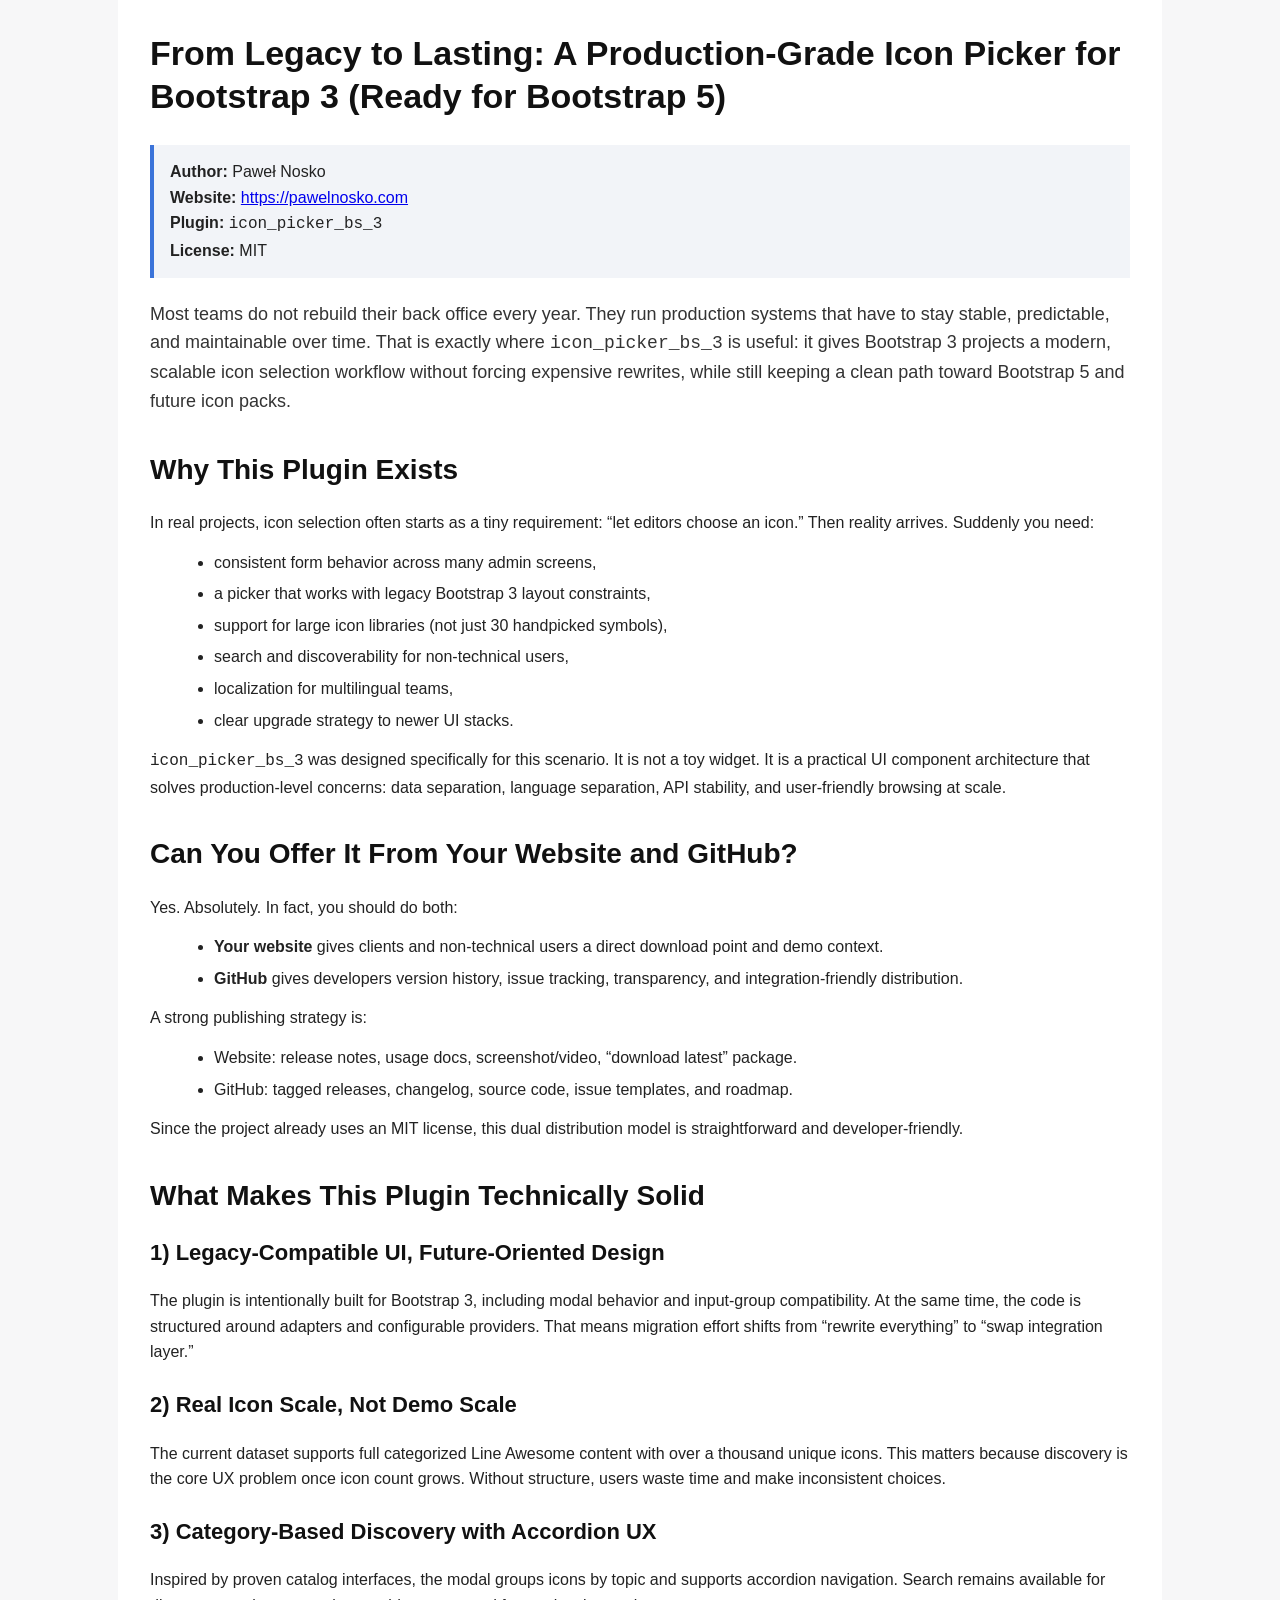
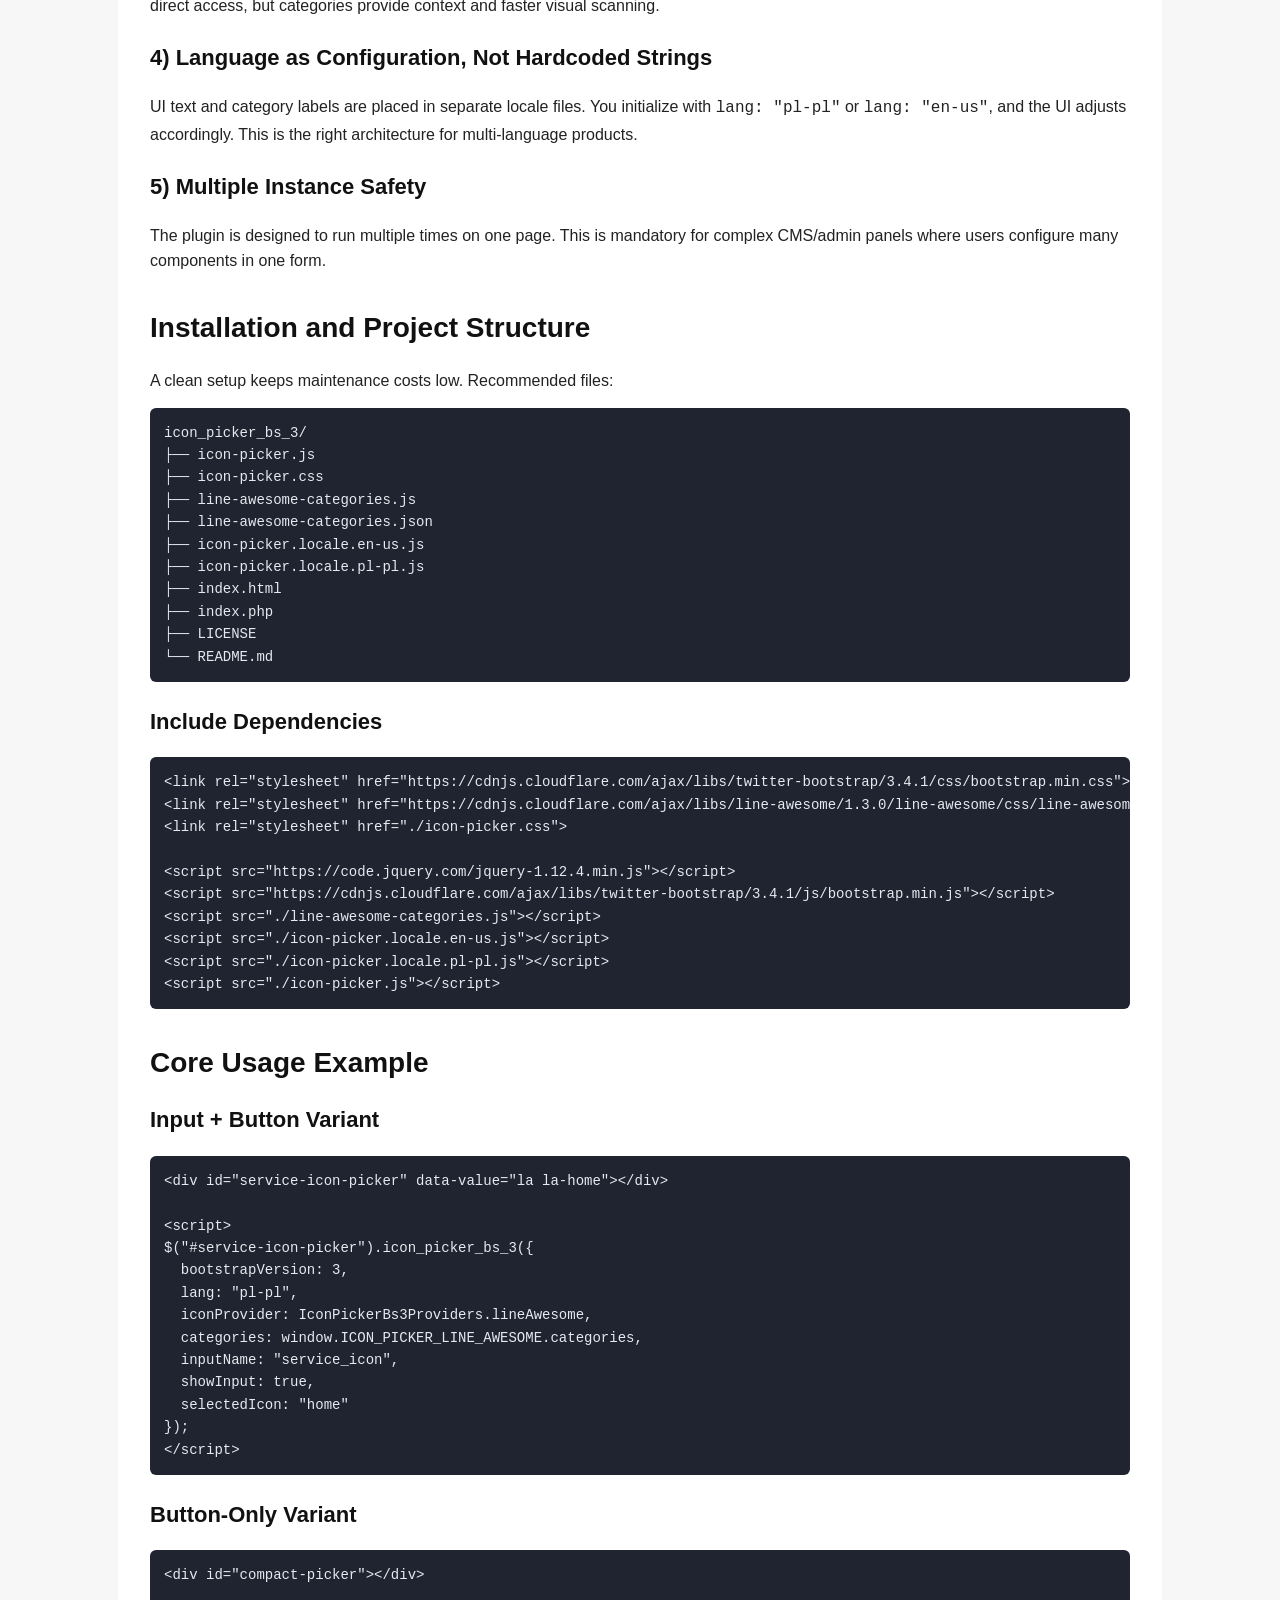
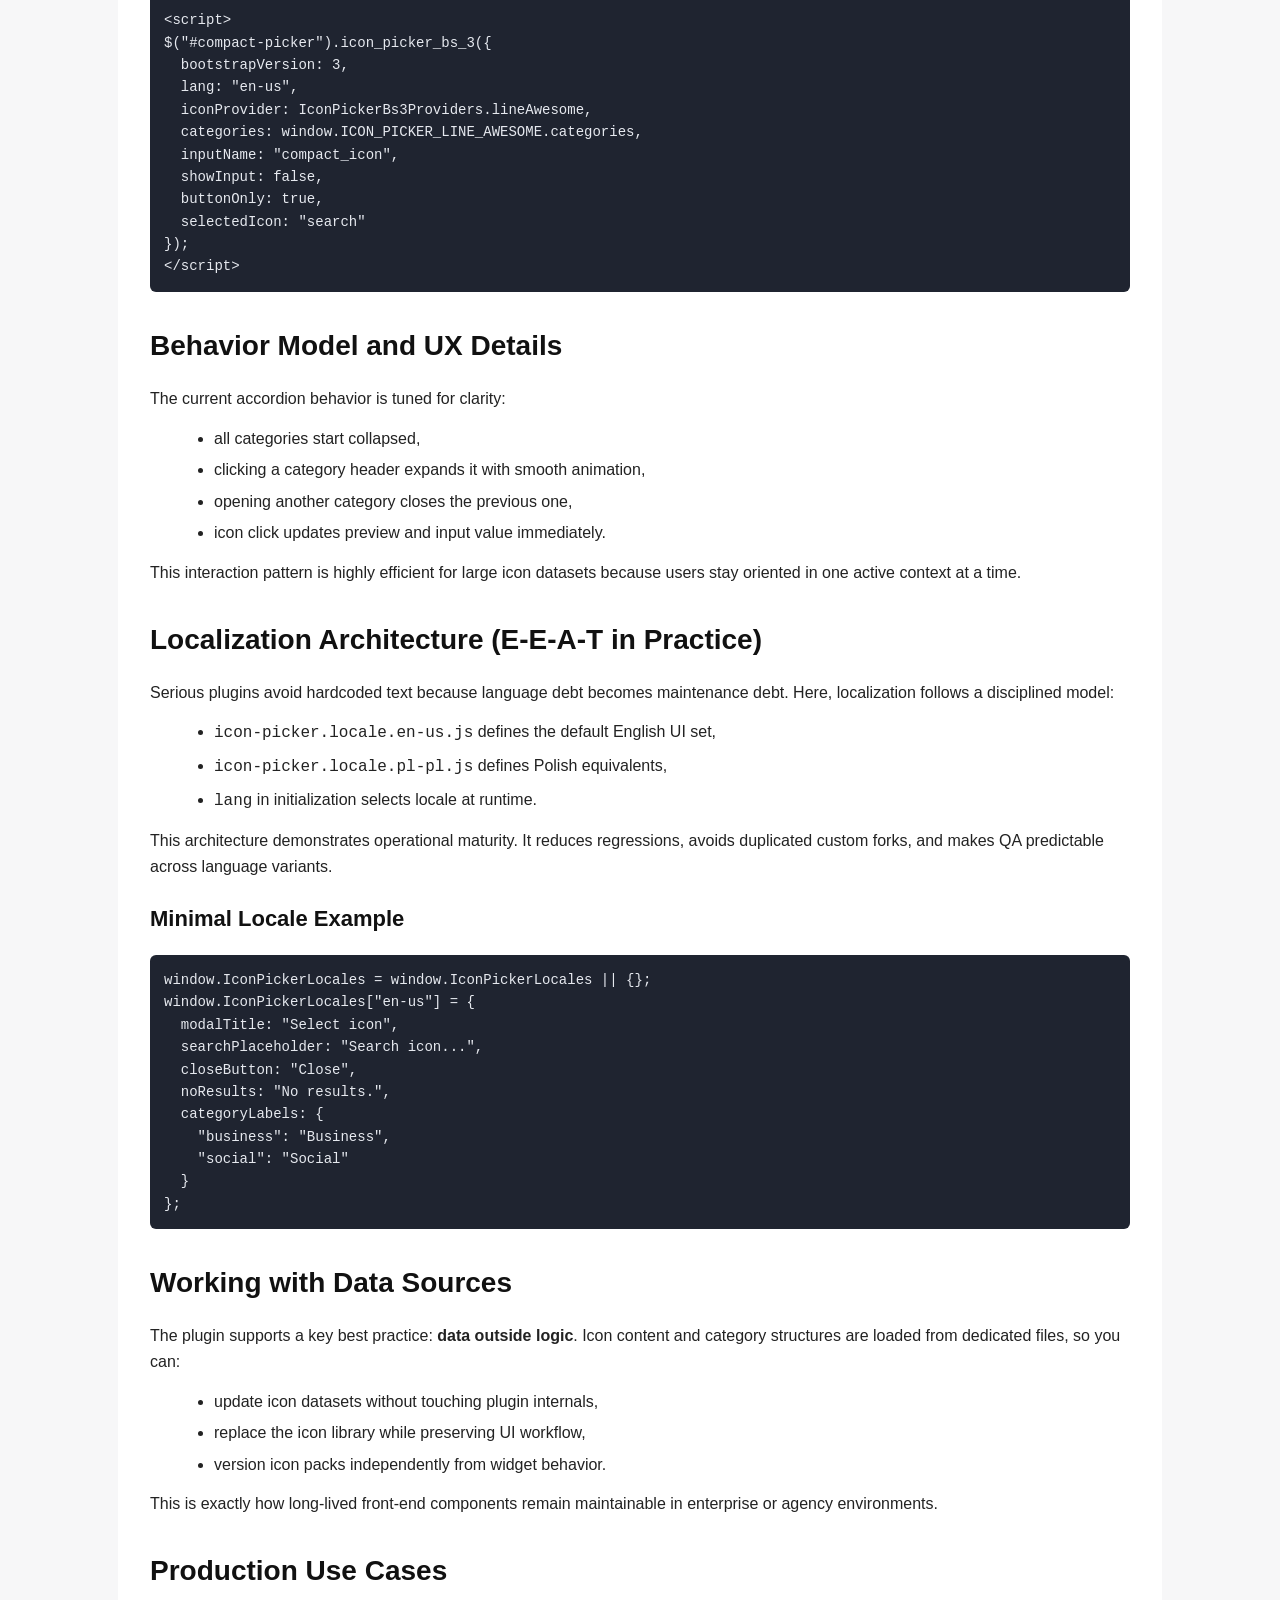
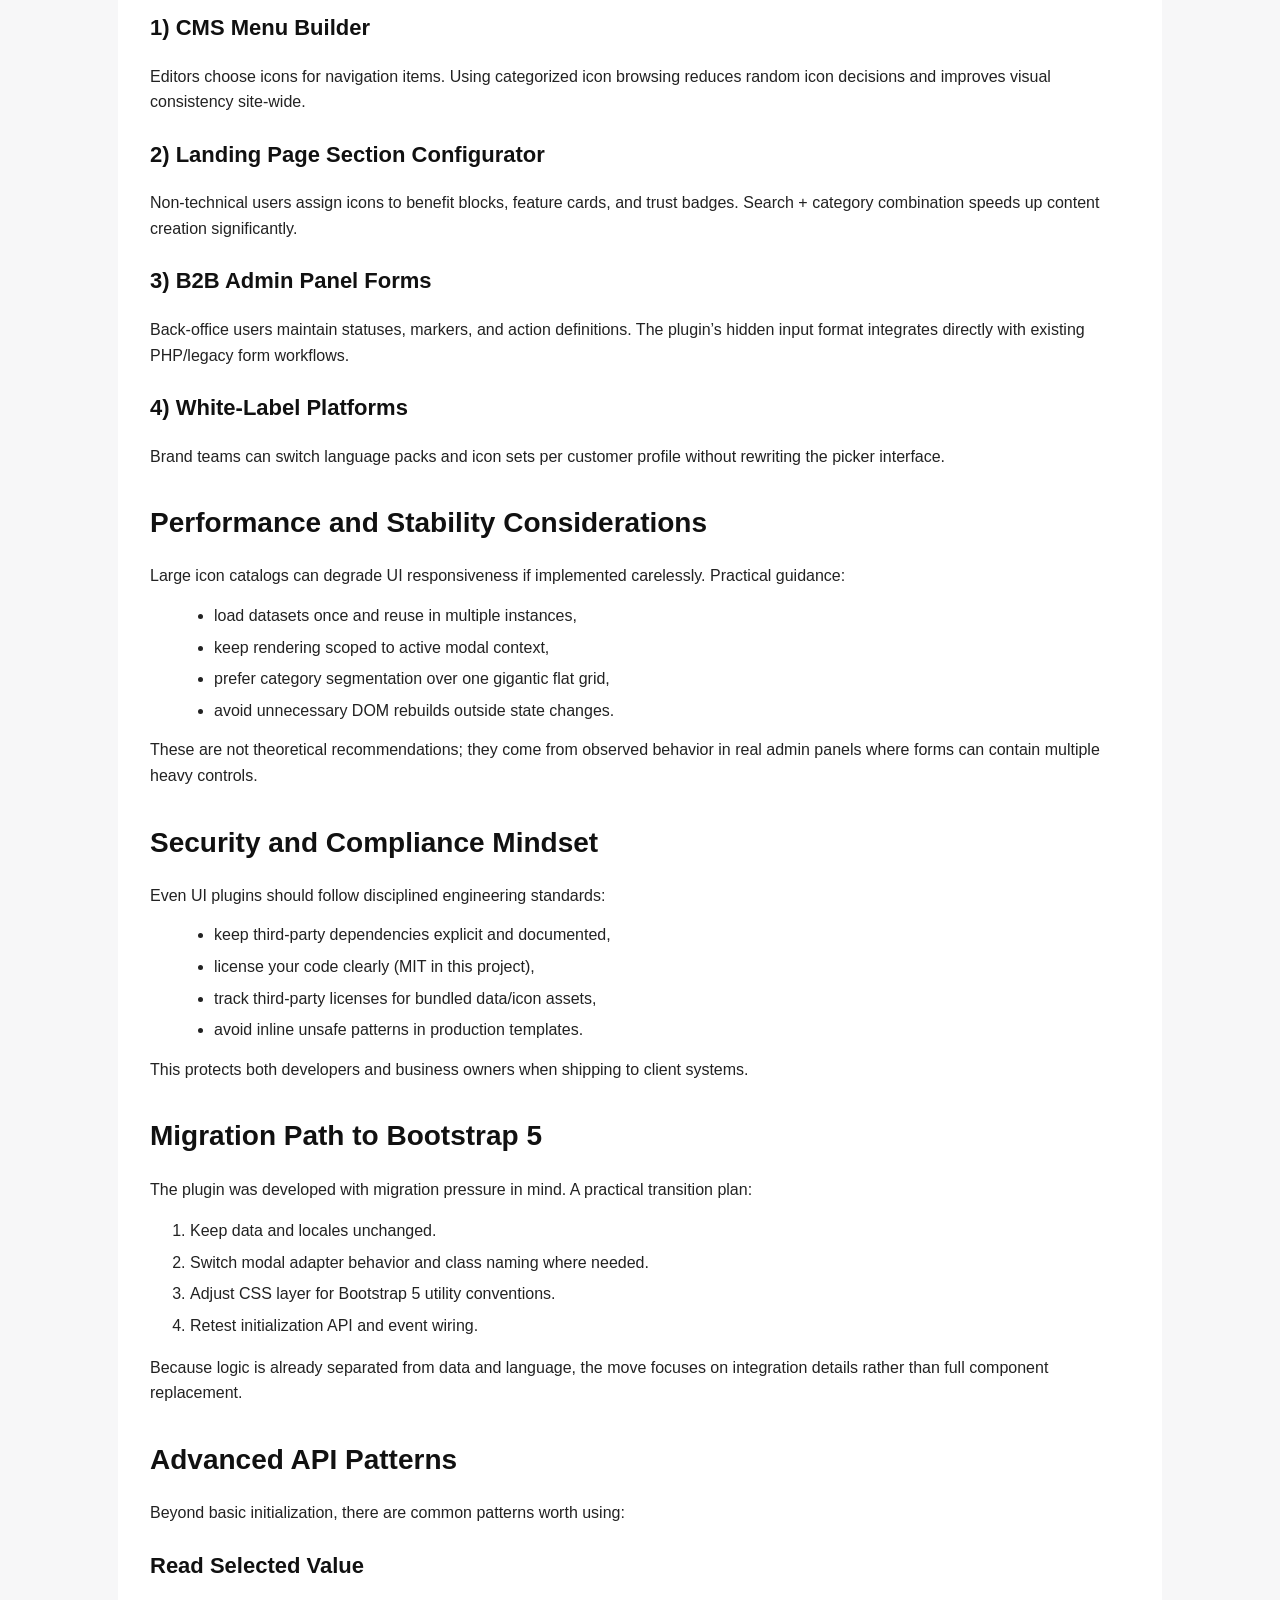
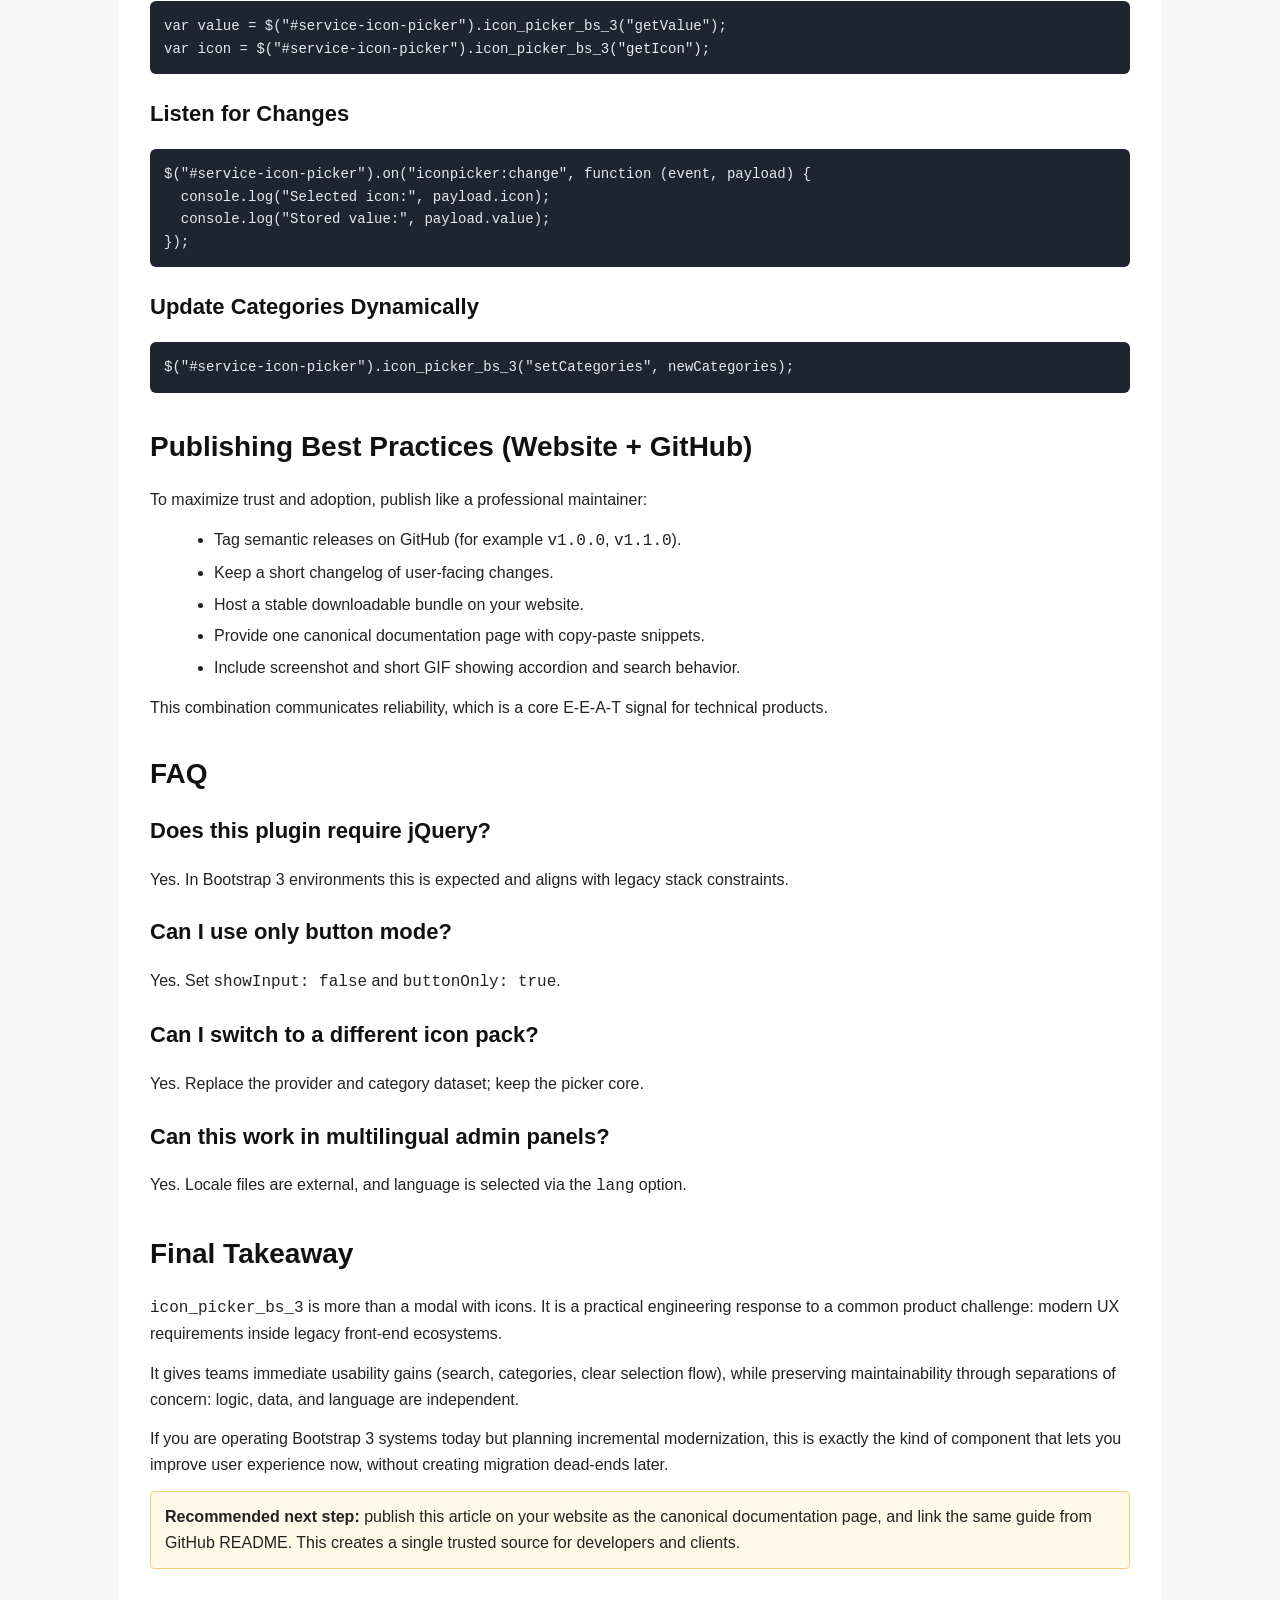
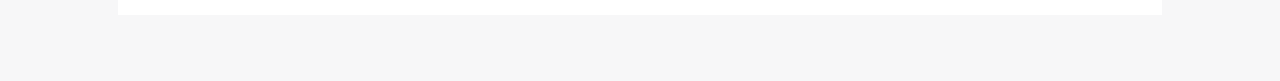
<file: icon_picker_bs_3/article.html>
<!DOCTYPE html>
<html lang="en">
<head>
  <meta charset="UTF-8">
  <meta name="viewport" content="width=device-width, initial-scale=1.0">
  <title>From Legacy to Lasting: A Production-Grade Icon Picker for Bootstrap 3 (Ready for Bootstrap 5)</title>
  <meta name="description" content="A deep technical guide to icon_picker_bs_3: architecture, use cases, localization, categorized icon browsing, and a migration path from Bootstrap 3 to Bootstrap 5.">
  <style>
    body {
      font-family: Arial, Helvetica, sans-serif;
      line-height: 1.6;
      color: #222;
      margin: 0;
      background: #f7f7f8;
    }
    .wrap {
      max-width: 980px;
      margin: 0 auto;
      background: #fff;
      padding: 32px;
    }
    h1, h2, h3 {
      line-height: 1.25;
      color: #111;
    }
    h1 {
      margin-top: 0;
      font-size: 34px;
    }
    h2 {
      margin-top: 36px;
      font-size: 28px;
    }
    h3 {
      margin-top: 26px;
      font-size: 22px;
    }
    p {
      margin: 14px 0;
    }
    ul {
      margin: 10px 0 10px 24px;
    }
    li {
      margin: 6px 0;
    }
    .lead {
      font-size: 18px;
      color: #333;
    }
    .meta {
      background: #f2f4f8;
      border-left: 4px solid #3b73d9;
      padding: 14px 16px;
      margin: 16px 0 22px 0;
    }
    pre {
      background: #1f2430;
      color: #e6e9ef;
      overflow-x: auto;
      padding: 14px;
      border-radius: 6px;
      font-size: 14px;
    }
    code {
      font-family: Consolas, Monaco, "Courier New", monospace;
    }
    .note {
      background: #fff9e8;
      border: 1px solid #f2d27b;
      padding: 12px 14px;
      border-radius: 4px;
      margin: 14px 0;
    }
  </style>
</head>
<body>
  <article class="wrap">
    <h1>From Legacy to Lasting: A Production-Grade Icon Picker for Bootstrap 3 (Ready for Bootstrap 5)</h1>

    <div class="meta">
      <strong>Author:</strong> Paweł Nosko<br>
      <strong>Website:</strong> <a href="https://pawelnosko.com">https://pawelnosko.com</a><br>
      <strong>Plugin:</strong> <code>icon_picker_bs_3</code><br>
      <strong>License:</strong> MIT
    </div>

    <p class="lead">
      Most teams do not rebuild their back office every year. They run production systems that have to stay stable, predictable, and maintainable over time.
      That is exactly where <code>icon_picker_bs_3</code> is useful: it gives Bootstrap 3 projects a modern, scalable icon selection workflow without forcing
      expensive rewrites, while still keeping a clean path toward Bootstrap 5 and future icon packs.
    </p>

    <h2>Why This Plugin Exists</h2>
    <p>
      In real projects, icon selection often starts as a tiny requirement: “let editors choose an icon.” Then reality arrives. Suddenly you need:
    </p>
    <ul>
      <li>consistent form behavior across many admin screens,</li>
      <li>a picker that works with legacy Bootstrap 3 layout constraints,</li>
      <li>support for large icon libraries (not just 30 handpicked symbols),</li>
      <li>search and discoverability for non-technical users,</li>
      <li>localization for multilingual teams,</li>
      <li>clear upgrade strategy to newer UI stacks.</li>
    </ul>
    <p>
      <code>icon_picker_bs_3</code> was designed specifically for this scenario. It is not a toy widget. It is a practical UI component architecture that solves
      production-level concerns: data separation, language separation, API stability, and user-friendly browsing at scale.
    </p>

    <h2>Can You Offer It From Your Website and GitHub?</h2>
    <p>
      Yes. Absolutely. In fact, you should do both:
    </p>
    <ul>
      <li><strong>Your website</strong> gives clients and non-technical users a direct download point and demo context.</li>
      <li><strong>GitHub</strong> gives developers version history, issue tracking, transparency, and integration-friendly distribution.</li>
    </ul>
    <p>
      A strong publishing strategy is:
    </p>
    <ul>
      <li>Website: release notes, usage docs, screenshot/video, “download latest” package.</li>
      <li>GitHub: tagged releases, changelog, source code, issue templates, and roadmap.</li>
    </ul>
    <p>
      Since the project already uses an MIT license, this dual distribution model is straightforward and developer-friendly.
    </p>

    <h2>What Makes This Plugin Technically Solid</h2>
    <h3>1) Legacy-Compatible UI, Future-Oriented Design</h3>
    <p>
      The plugin is intentionally built for Bootstrap 3, including modal behavior and input-group compatibility. At the same time, the code is structured around
      adapters and configurable providers. That means migration effort shifts from “rewrite everything” to “swap integration layer.”
    </p>

    <h3>2) Real Icon Scale, Not Demo Scale</h3>
    <p>
      The current dataset supports full categorized Line Awesome content with over a thousand unique icons. This matters because discovery is the core UX problem
      once icon count grows. Without structure, users waste time and make inconsistent choices.
    </p>

    <h3>3) Category-Based Discovery with Accordion UX</h3>
    <p>
      Inspired by proven catalog interfaces, the modal groups icons by topic and supports accordion navigation. Search remains available for direct access, but
      categories provide context and faster visual scanning.
    </p>

    <h3>4) Language as Configuration, Not Hardcoded Strings</h3>
    <p>
      UI text and category labels are placed in separate locale files. You initialize with <code>lang: "pl-pl"</code> or <code>lang: "en-us"</code>, and the UI
      adjusts accordingly. This is the right architecture for multi-language products.
    </p>

    <h3>5) Multiple Instance Safety</h3>
    <p>
      The plugin is designed to run multiple times on one page. This is mandatory for complex CMS/admin panels where users configure many components in one form.
    </p>

    <h2>Installation and Project Structure</h2>
    <p>
      A clean setup keeps maintenance costs low. Recommended files:
    </p>
    <pre><code>icon_picker_bs_3/
├── icon-picker.js
├── icon-picker.css
├── line-awesome-categories.js
├── line-awesome-categories.json
├── icon-picker.locale.en-us.js
├── icon-picker.locale.pl-pl.js
├── index.html
├── index.php
├── LICENSE
└── README.md</code></pre>

    <h3>Include Dependencies</h3>
    <pre><code>&lt;link rel="stylesheet" href="https://cdnjs.cloudflare.com/ajax/libs/twitter-bootstrap/3.4.1/css/bootstrap.min.css"&gt;
&lt;link rel="stylesheet" href="https://cdnjs.cloudflare.com/ajax/libs/line-awesome/1.3.0/line-awesome/css/line-awesome.min.css"&gt;
&lt;link rel="stylesheet" href="./icon-picker.css"&gt;

&lt;script src="https://code.jquery.com/jquery-1.12.4.min.js"&gt;&lt;/script&gt;
&lt;script src="https://cdnjs.cloudflare.com/ajax/libs/twitter-bootstrap/3.4.1/js/bootstrap.min.js"&gt;&lt;/script&gt;
&lt;script src="./line-awesome-categories.js"&gt;&lt;/script&gt;
&lt;script src="./icon-picker.locale.en-us.js"&gt;&lt;/script&gt;
&lt;script src="./icon-picker.locale.pl-pl.js"&gt;&lt;/script&gt;
&lt;script src="./icon-picker.js"&gt;&lt;/script&gt;</code></pre>

    <h2>Core Usage Example</h2>
    <h3>Input + Button Variant</h3>
    <pre><code>&lt;div id="service-icon-picker" data-value="la la-home"&gt;&lt;/div&gt;

&lt;script&gt;
$("#service-icon-picker").icon_picker_bs_3({
  bootstrapVersion: 3,
  lang: "pl-pl",
  iconProvider: IconPickerBs3Providers.lineAwesome,
  categories: window.ICON_PICKER_LINE_AWESOME.categories,
  inputName: "service_icon",
  showInput: true,
  selectedIcon: "home"
});
&lt;/script&gt;</code></pre>

    <h3>Button-Only Variant</h3>
    <pre><code>&lt;div id="compact-picker"&gt;&lt;/div&gt;

&lt;script&gt;
$("#compact-picker").icon_picker_bs_3({
  bootstrapVersion: 3,
  lang: "en-us",
  iconProvider: IconPickerBs3Providers.lineAwesome,
  categories: window.ICON_PICKER_LINE_AWESOME.categories,
  inputName: "compact_icon",
  showInput: false,
  buttonOnly: true,
  selectedIcon: "search"
});
&lt;/script&gt;</code></pre>

    <h2>Behavior Model and UX Details</h2>
    <p>
      The current accordion behavior is tuned for clarity:
    </p>
    <ul>
      <li>all categories start collapsed,</li>
      <li>clicking a category header expands it with smooth animation,</li>
      <li>opening another category closes the previous one,</li>
      <li>icon click updates preview and input value immediately.</li>
    </ul>
    <p>
      This interaction pattern is highly efficient for large icon datasets because users stay oriented in one active context at a time.
    </p>

    <h2>Localization Architecture (E-E-A-T in Practice)</h2>
    <p>
      Serious plugins avoid hardcoded text because language debt becomes maintenance debt. Here, localization follows a disciplined model:
    </p>
    <ul>
      <li><code>icon-picker.locale.en-us.js</code> defines the default English UI set,</li>
      <li><code>icon-picker.locale.pl-pl.js</code> defines Polish equivalents,</li>
      <li><code>lang</code> in initialization selects locale at runtime.</li>
    </ul>
    <p>
      This architecture demonstrates operational maturity. It reduces regressions, avoids duplicated custom forks, and makes QA predictable across language variants.
    </p>

    <h3>Minimal Locale Example</h3>
    <pre><code>window.IconPickerLocales = window.IconPickerLocales || {};
window.IconPickerLocales["en-us"] = {
  modalTitle: "Select icon",
  searchPlaceholder: "Search icon...",
  closeButton: "Close",
  noResults: "No results.",
  categoryLabels: {
    "business": "Business",
    "social": "Social"
  }
};</code></pre>

    <h2>Working with Data Sources</h2>
    <p>
      The plugin supports a key best practice: <strong>data outside logic</strong>. Icon content and category structures are loaded from dedicated files, so you can:
    </p>
    <ul>
      <li>update icon datasets without touching plugin internals,</li>
      <li>replace the icon library while preserving UI workflow,</li>
      <li>version icon packs independently from widget behavior.</li>
    </ul>
    <p>
      This is exactly how long-lived front-end components remain maintainable in enterprise or agency environments.
    </p>

    <h2>Production Use Cases</h2>
    <h3>1) CMS Menu Builder</h3>
    <p>
      Editors choose icons for navigation items. Using categorized icon browsing reduces random icon decisions and improves visual consistency site-wide.
    </p>

    <h3>2) Landing Page Section Configurator</h3>
    <p>
      Non-technical users assign icons to benefit blocks, feature cards, and trust badges. Search + category combination speeds up content creation significantly.
    </p>

    <h3>3) B2B Admin Panel Forms</h3>
    <p>
      Back-office users maintain statuses, markers, and action definitions. The plugin’s hidden input format integrates directly with existing PHP/legacy form workflows.
    </p>

    <h3>4) White-Label Platforms</h3>
    <p>
      Brand teams can switch language packs and icon sets per customer profile without rewriting the picker interface.
    </p>

    <h2>Performance and Stability Considerations</h2>
    <p>
      Large icon catalogs can degrade UI responsiveness if implemented carelessly. Practical guidance:
    </p>
    <ul>
      <li>load datasets once and reuse in multiple instances,</li>
      <li>keep rendering scoped to active modal context,</li>
      <li>prefer category segmentation over one gigantic flat grid,</li>
      <li>avoid unnecessary DOM rebuilds outside state changes.</li>
    </ul>
    <p>
      These are not theoretical recommendations; they come from observed behavior in real admin panels where forms can contain multiple heavy controls.
    </p>

    <h2>Security and Compliance Mindset</h2>
    <p>
      Even UI plugins should follow disciplined engineering standards:
    </p>
    <ul>
      <li>keep third-party dependencies explicit and documented,</li>
      <li>license your code clearly (MIT in this project),</li>
      <li>track third-party licenses for bundled data/icon assets,</li>
      <li>avoid inline unsafe patterns in production templates.</li>
    </ul>
    <p>
      This protects both developers and business owners when shipping to client systems.
    </p>

    <h2>Migration Path to Bootstrap 5</h2>
    <p>
      The plugin was developed with migration pressure in mind. A practical transition plan:
    </p>
    <ol>
      <li>Keep data and locales unchanged.</li>
      <li>Switch modal adapter behavior and class naming where needed.</li>
      <li>Adjust CSS layer for Bootstrap 5 utility conventions.</li>
      <li>Retest initialization API and event wiring.</li>
    </ol>
    <p>
      Because logic is already separated from data and language, the move focuses on integration details rather than full component replacement.
    </p>

    <h2>Advanced API Patterns</h2>
    <p>
      Beyond basic initialization, there are common patterns worth using:
    </p>
    <h3>Read Selected Value</h3>
    <pre><code>var value = $("#service-icon-picker").icon_picker_bs_3("getValue");
var icon = $("#service-icon-picker").icon_picker_bs_3("getIcon");</code></pre>

    <h3>Listen for Changes</h3>
    <pre><code>$("#service-icon-picker").on("iconpicker:change", function (event, payload) {
  console.log("Selected icon:", payload.icon);
  console.log("Stored value:", payload.value);
});</code></pre>

    <h3>Update Categories Dynamically</h3>
    <pre><code>$("#service-icon-picker").icon_picker_bs_3("setCategories", newCategories);</code></pre>

    <h2>Publishing Best Practices (Website + GitHub)</h2>
    <p>
      To maximize trust and adoption, publish like a professional maintainer:
    </p>
    <ul>
      <li>Tag semantic releases on GitHub (for example <code>v1.0.0</code>, <code>v1.1.0</code>).</li>
      <li>Keep a short changelog of user-facing changes.</li>
      <li>Host a stable downloadable bundle on your website.</li>
      <li>Provide one canonical documentation page with copy-paste snippets.</li>
      <li>Include screenshot and short GIF showing accordion and search behavior.</li>
    </ul>
    <p>
      This combination communicates reliability, which is a core E-E-A-T signal for technical products.
    </p>

    <h2>FAQ</h2>
    <h3>Does this plugin require jQuery?</h3>
    <p>
      Yes. In Bootstrap 3 environments this is expected and aligns with legacy stack constraints.
    </p>

    <h3>Can I use only button mode?</h3>
    <p>
      Yes. Set <code>showInput: false</code> and <code>buttonOnly: true</code>.
    </p>

    <h3>Can I switch to a different icon pack?</h3>
    <p>
      Yes. Replace the provider and category dataset; keep the picker core.
    </p>

    <h3>Can this work in multilingual admin panels?</h3>
    <p>
      Yes. Locale files are external, and language is selected via the <code>lang</code> option.
    </p>

    <h2>Final Takeaway</h2>
    <p>
      <code>icon_picker_bs_3</code> is more than a modal with icons. It is a practical engineering response to a common product challenge:
      modern UX requirements inside legacy front-end ecosystems.
    </p>
    <p>
      It gives teams immediate usability gains (search, categories, clear selection flow), while preserving maintainability through separations of concern:
      logic, data, and language are independent.
    </p>
    <p>
      If you are operating Bootstrap 3 systems today but planning incremental modernization, this is exactly the kind of component that lets you improve user
      experience now, without creating migration dead-ends later.
    </p>

    <div class="note">
      <strong>Recommended next step:</strong> publish this article on your website as the canonical documentation page, and link the same guide from GitHub README.
      This creates a single trusted source for developers and clients.
    </div>
  </article>
</body>
</html>
</file>
